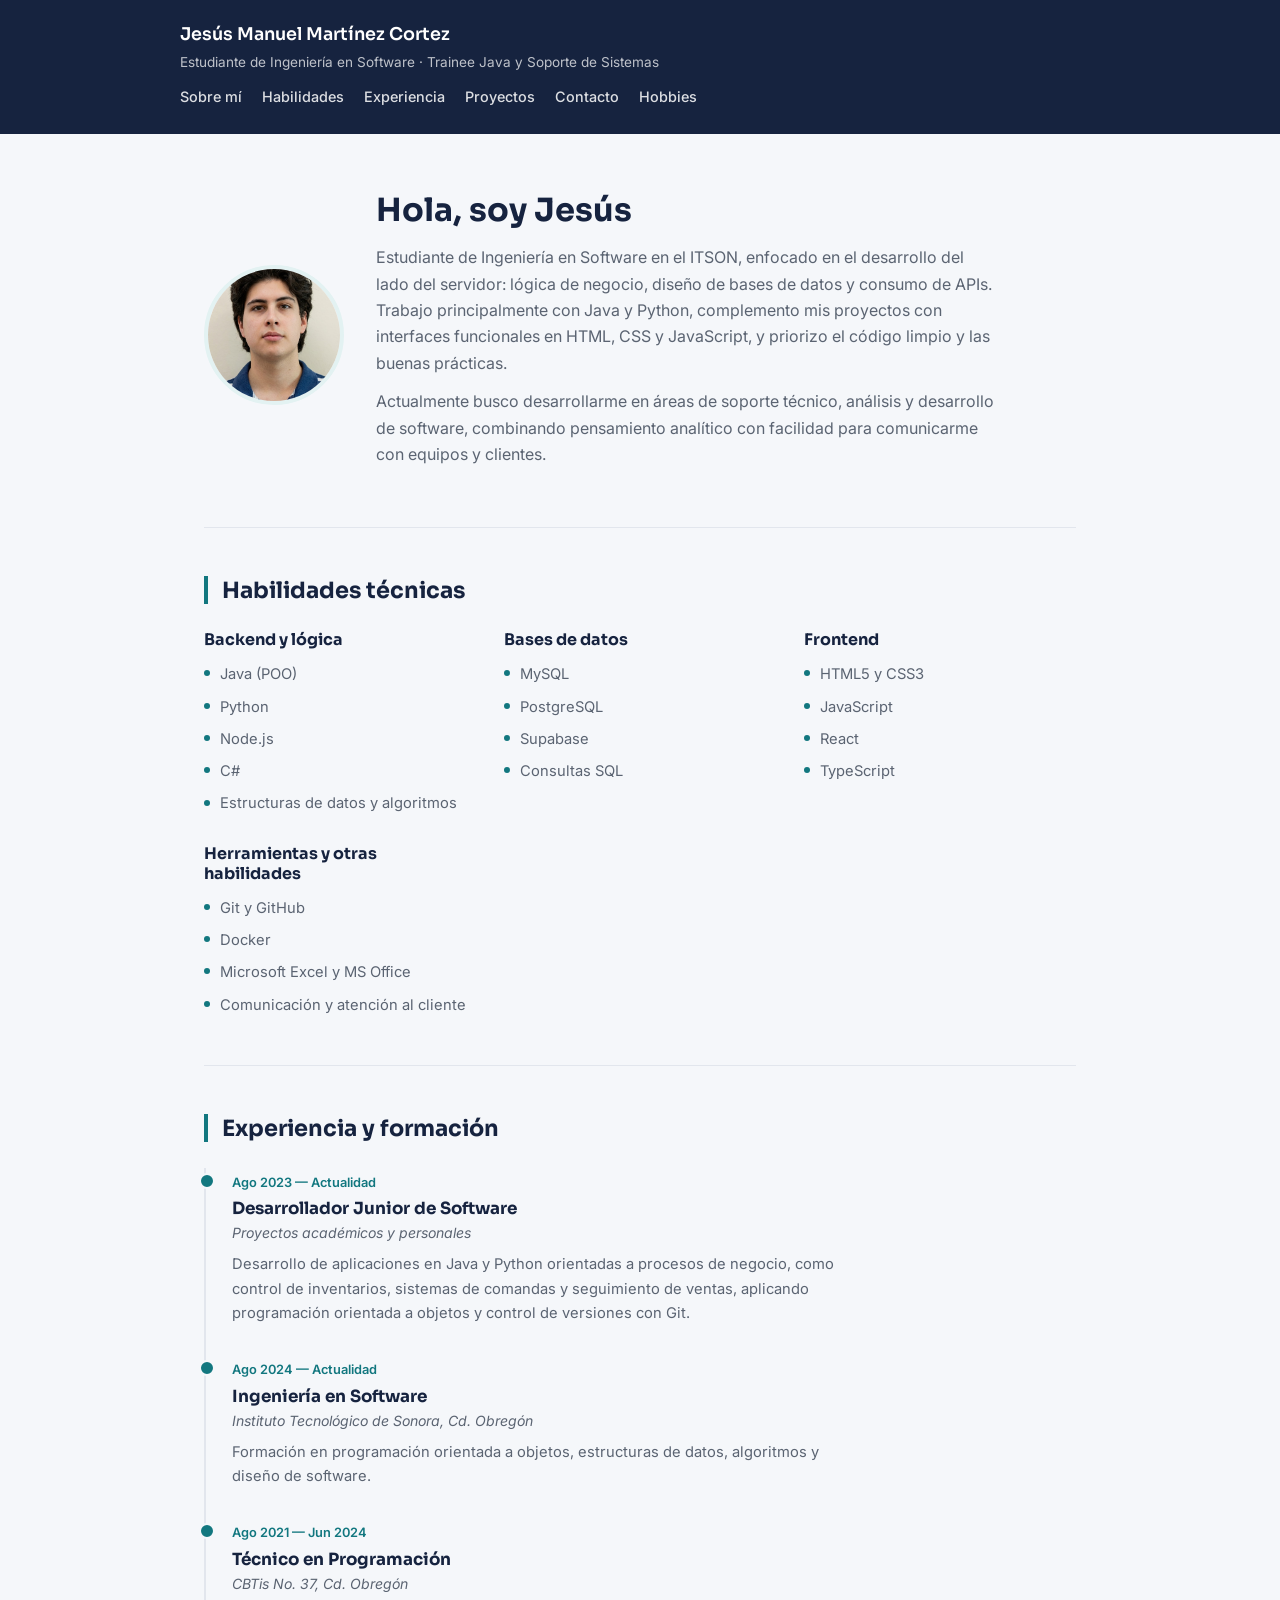
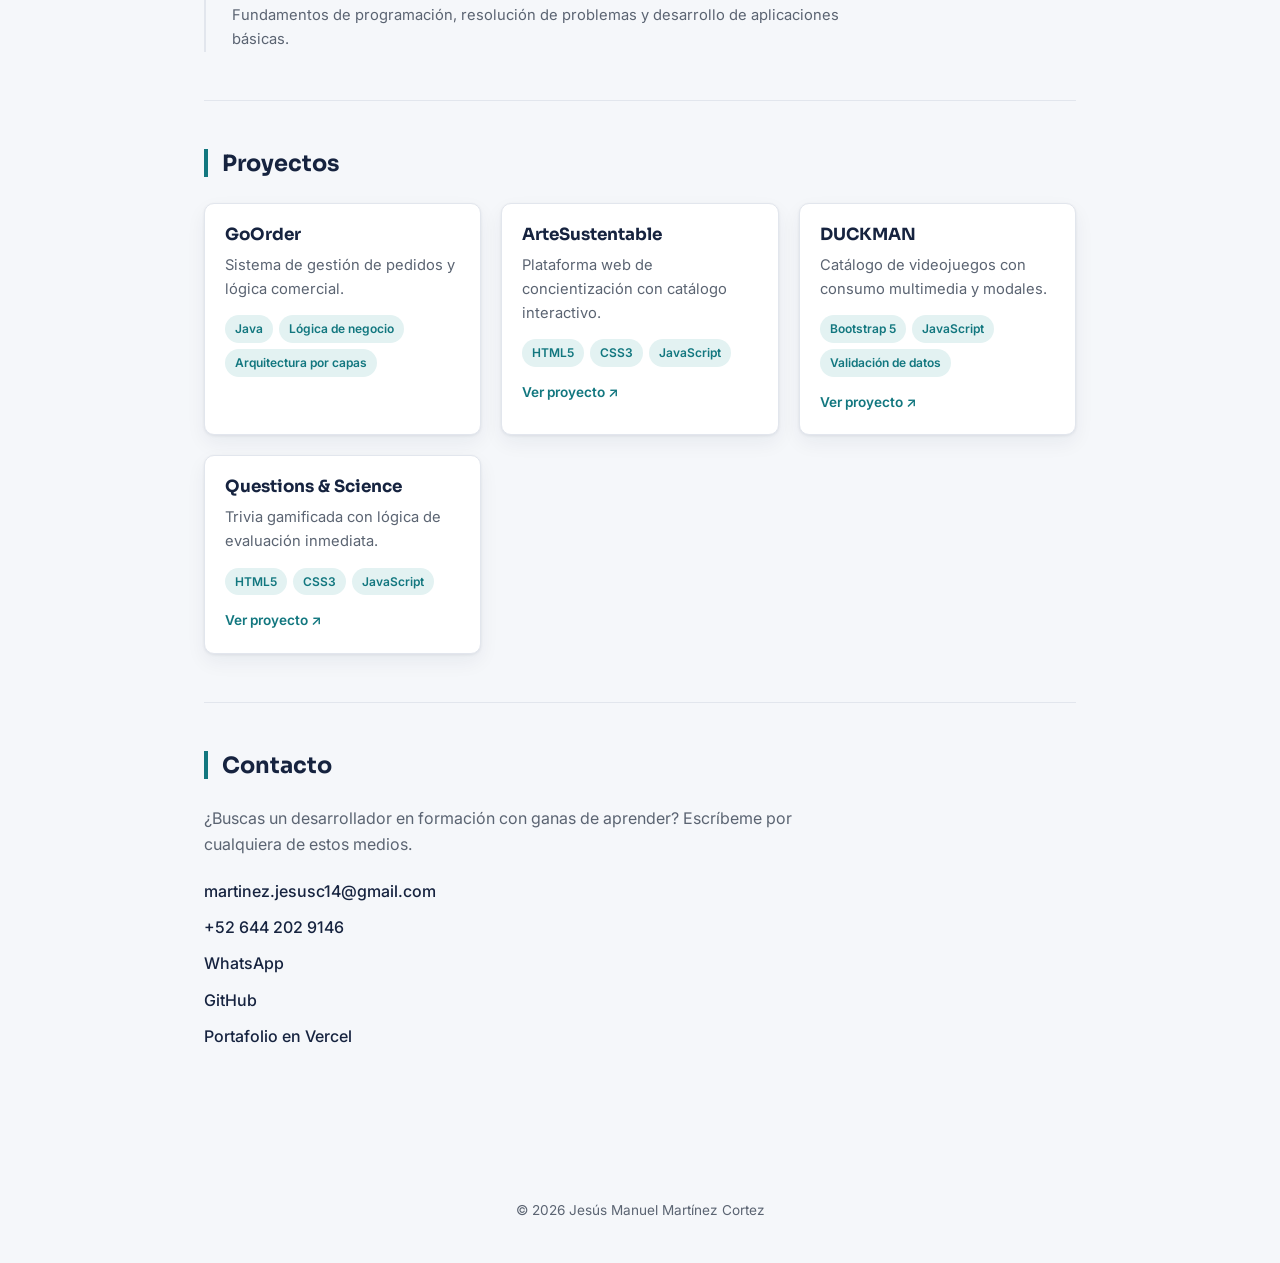
<file: target/classes/static/index.html>
<!doctype html>
<html lang="es">
<head>
    <meta charset="UTF-8">
    <meta name="viewport" content="width=device-width, initial-scale=1.0">
    <meta name="description" content="Portafolio profesional de Jesús Manuel Martínez Cortez, estudiante de Ingeniería en Software enfocado en desarrollo backend con Java.">
    <meta name="author" content="Jesus Manuel Martinez Cortez">
    <link rel="preconnect" href="https://fonts.googleapis.com">
    <link rel="preconnect" href="https://fonts.gstatic.com" crossorigin>
    <link href="https://fonts.googleapis.com/css2?family=Sora:wght@500;600;700&family=Inter:wght@400;500;600&display=swap" rel="stylesheet">
    <link rel="stylesheet" href="CSS/styles.css">
    <title>Jesús Martínez — Portafolio</title>
</head>
<body>

<header class="site-header">
    <div class="header-inner">
        <div class="marca">
            <p class="marca-nombre">Jesús Manuel Martínez Cortez</p>
            <p class="marca-rol">Estudiante de Ingeniería en Software · Trainee Java y Soporte de Sistemas</p>
        </div>
        <nav class="nav-principal">
            <a href="#sobre-mi">Sobre mí</a>
            <a href="#habilidades">Habilidades</a>
            <a href="#experiencia">Experiencia</a>
            <a href="#proyectos">Proyectos</a>
            <a href="#contacto">Contacto</a>
            <a href="hobbies.html">Hobbies</a>
        </nav>
    </div>
</header>

<main>
    <section id="sobre-mi" class="hero">
        <img src="yo.jpeg" alt="Foto de perfil de Jesús Martínez" class="foto-perfil" width="140" height="140">
        <div class="hero-texto">
            <h1>Hola, soy Jesús</h1>
            <p>
                Estudiante de Ingeniería en Software en el ITSON, enfocado en el desarrollo del lado del servidor:
                lógica de negocio, diseño de bases de datos y consumo de APIs. Trabajo principalmente con Java y
                Python, complemento mis proyectos con interfaces funcionales en HTML, CSS y JavaScript, y priorizo
                el código limpio y las buenas prácticas.
            </p>
            <p>
                Actualmente busco desarrollarme en áreas de soporte técnico, análisis y desarrollo de software,
                combinando pensamiento analítico con facilidad para comunicarme con equipos y clientes.
            </p>
        </div>
    </section>

    <section id="habilidades">
        <h2>Habilidades técnicas</h2>
        <div class="skills-grid">
            <div class="skill-grupo">
                <h3>Backend y lógica</h3>
                <ul>
                    <li>Java (POO)</li>
                    <li>Python</li>
                    <li>Node.js</li>
                    <li>C#</li>
                    <li>Estructuras de datos y algoritmos</li>
                </ul>
            </div>
            <div class="skill-grupo">
                <h3>Bases de datos</h3>
                <ul>
                    <li>MySQL</li>
                    <li>PostgreSQL</li>
                    <li>Supabase</li>
                    <li>Consultas SQL</li>
                </ul>
            </div>
            <div class="skill-grupo">
                <h3>Frontend</h3>
                <ul>
                    <li>HTML5 y CSS3</li>
                    <li>JavaScript</li>
                    <li>React</li>
                    <li>TypeScript</li>
                </ul>
            </div>
            <div class="skill-grupo">
                <h3>Herramientas y otras habilidades</h3>
                <ul>
                    <li>Git y GitHub</li>
                    <li>Docker</li>
                    <li>Microsoft Excel y MS Office</li>
                    <li>Comunicación y atención al cliente</li>
                </ul>
            </div>
        </div>
    </section>

    <section id="experiencia">
        <h2>Experiencia y formación</h2>
        <ol class="linea-tiempo">
            <li>
                <span class="periodo">Ago 2023 — Actualidad</span>
                <h3>Desarrollador Junior de Software</h3>
                <p class="lugar">Proyectos académicos y personales</p>
                <p>Desarrollo de aplicaciones en Java y Python orientadas a procesos de negocio, como control de
                    inventarios, sistemas de comandas y seguimiento de ventas, aplicando programación orientada a
                    objetos y control de versiones con Git.</p>
            </li>
            <li>
                <span class="periodo">Ago 2024 — Actualidad</span>
                <h3>Ingeniería en Software</h3>
                <p class="lugar">Instituto Tecnológico de Sonora, Cd. Obregón</p>
                <p>Formación en programación orientada a objetos, estructuras de datos, algoritmos y diseño de
                    software.</p>
            </li>
            <li>
                <span class="periodo">Ago 2021 — Jun 2024</span>
                <h3>Técnico en Programación</h3>
                <p class="lugar">CBTis No. 37, Cd. Obregón</p>
                <p>Fundamentos de programación, resolución de problemas y desarrollo de aplicaciones básicas.</p>
            </li>
        </ol>
    </section>

    <section id="proyectos">
        <h2>Proyectos</h2>
        <div class="proyectos-grid">
            <article class="proyecto-card">
                <h3>GoOrder</h3>
                <p>Sistema de gestión de pedidos y lógica comercial.</p>
                <ul class="tags">
                    <li>Java</li>
                    <li>Lógica de negocio</li>
                    <li>Arquitectura por capas</li>
                </ul>
            </article>
            <a class="proyecto-card" href="https://artesustentable.netlify.app/" target="_blank" rel="noopener">
                <h3>ArteSustentable</h3>
                <p>Plataforma web de concientización con catálogo interactivo.</p>
                <ul class="tags">
                    <li>HTML5</li>
                    <li>CSS3</li>
                    <li>JavaScript</li>
                </ul>
                <span class="ver-proyecto">Ver proyecto ↗</span>
            </a>
            <a class="proyecto-card" href="https://duckmangames.netlify.app/" target="_blank" rel="noopener">
                <h3>DUCKMAN</h3>
                <p>Catálogo de videojuegos con consumo multimedia y modales.</p>
                <ul class="tags">
                    <li>Bootstrap 5</li>
                    <li>JavaScript</li>
                    <li>Validación de datos</li>
                </ul>
                <span class="ver-proyecto">Ver proyecto ↗</span>
            </a>
            <a class="proyecto-card" href="https://questionandscience.netlify.app/" target="_blank" rel="noopener">
                <h3>Questions &amp; Science</h3>
                <p>Trivia gamificada con lógica de evaluación inmediata.</p>
                <ul class="tags">
                    <li>HTML5</li>
                    <li>CSS3</li>
                    <li>JavaScript</li>
                </ul>
                <span class="ver-proyecto">Ver proyecto ↗</span>
            </a>
        </div>
    </section>

    <section id="contacto">
        <h2>Contacto</h2>
        <p>¿Buscas un desarrollador en formación con ganas de aprender? Escríbeme por cualquiera de estos medios.</p>
        <ul class="contacto-lista">
            <li><a href="mailto:martinez.jesusc14@gmail.com">martinez.jesusc14@gmail.com</a></li>
            <li><a href="tel:6442029146">+52 644 202 9146</a></li>
            <li><a href="https://wa.me/6442029146?text=Hola,%20vi%20tu%20portafolio" target="_blank" rel="noopener">WhatsApp</a></li>
            <li><a href="https://github.com/JesusMartinez262714" target="_blank" rel="noopener">GitHub</a></li>
            <li><a href="https://portfolio-jesusmartinez.vercel.app" target="_blank" rel="noopener">Portafolio en Vercel</a></li>
        </ul>
    </section>
</main>

<footer>
    <p>&copy; 2026 Jesús Manuel Martínez Cortez</p>
</footer>
</body>
</html>
</file>
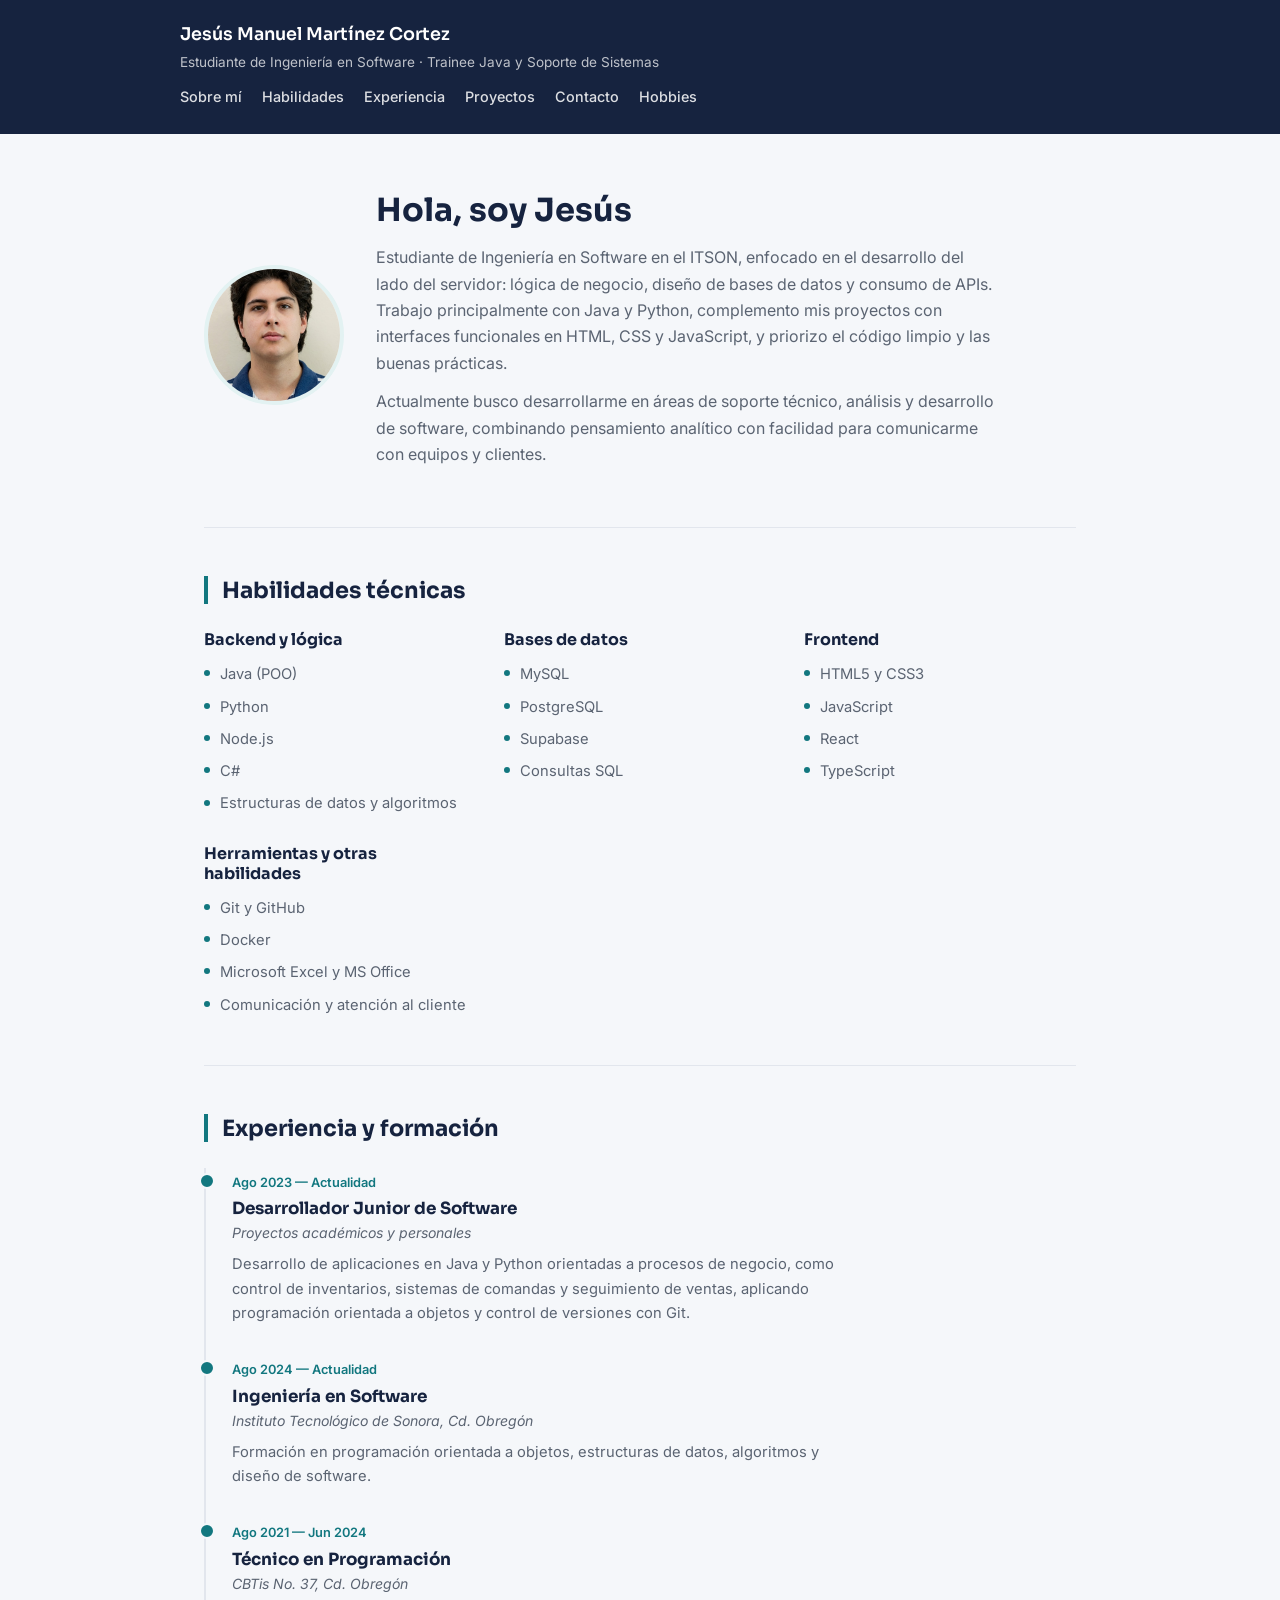
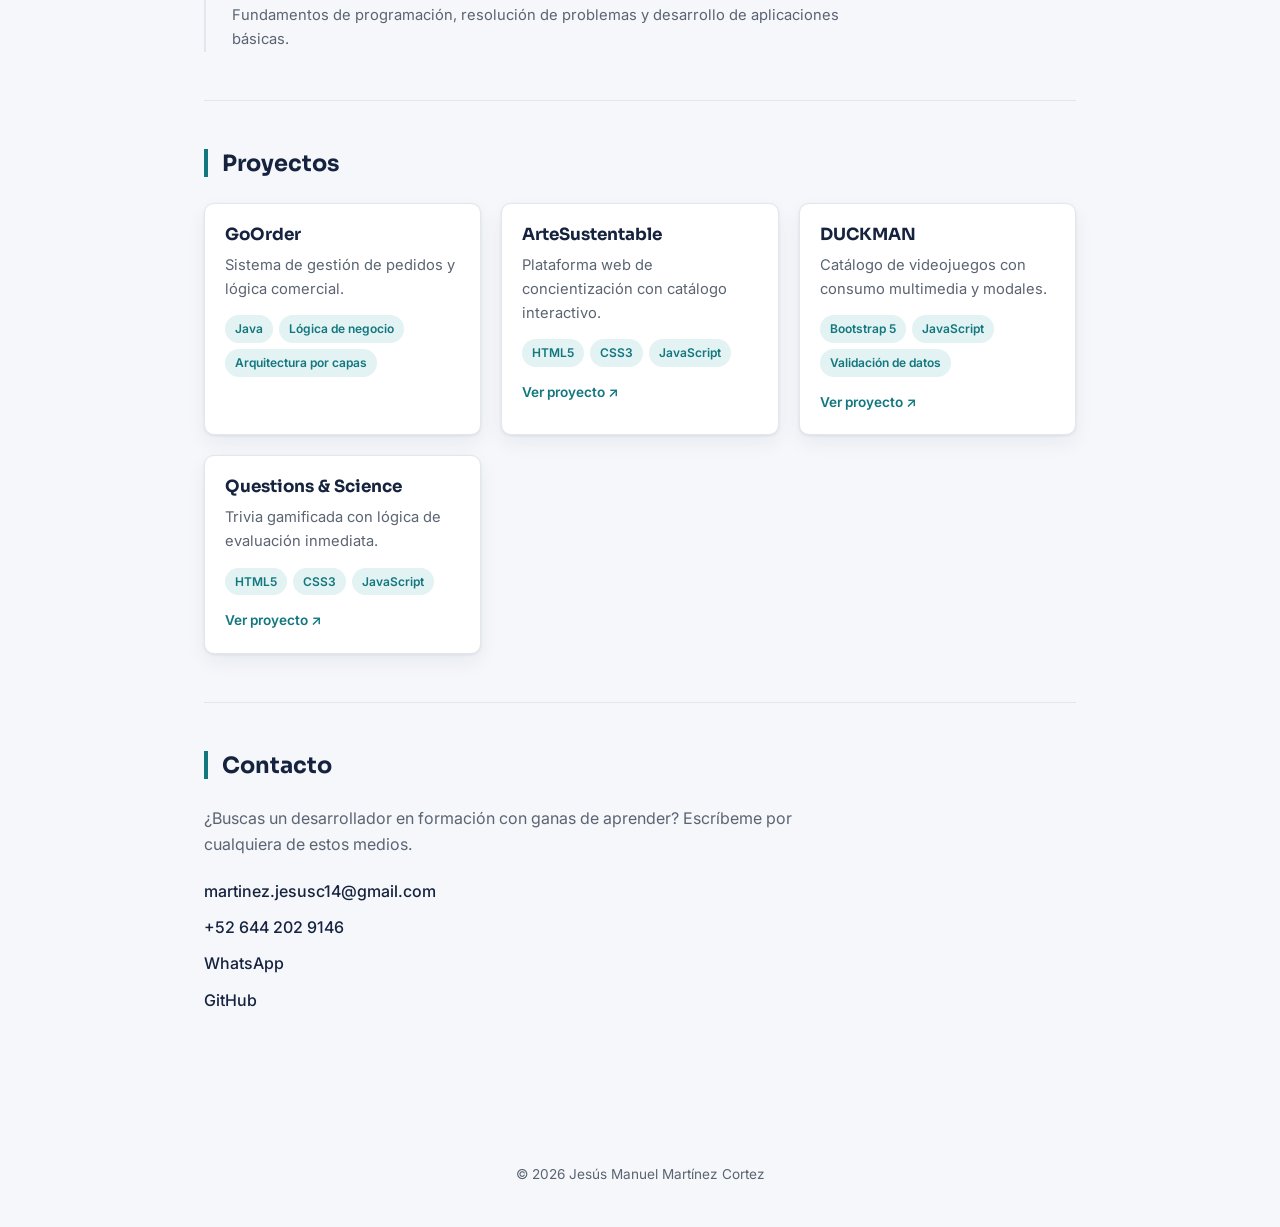
<file: src/main/resources/static/index.html>
<!doctype html>
<html lang="es">
<head>
    <meta charset="UTF-8">
    <meta name="viewport" content="width=device-width, initial-scale=1.0">
    <meta name="description" content="Portafolio profesional de Jesús Manuel Martínez Cortez, estudiante de Ingeniería en Software enfocado en desarrollo backend con Java.">
    <meta name="author" content="Jesus Manuel Martinez Cortez">
    <link rel="preconnect" href="https://fonts.googleapis.com">
    <link rel="preconnect" href="https://fonts.gstatic.com" crossorigin>
    <link href="https://fonts.googleapis.com/css2?family=Sora:wght@500;600;700&family=Inter:wght@400;500;600&display=swap" rel="stylesheet">
    <link rel="stylesheet" href="CSS/styles.css">
    <title>Jesús Martínez — Portafolio</title>
</head>
<body>

<header class="site-header">
    <div class="header-inner">
        <div class="marca">
            <p class="marca-nombre">Jesús Manuel Martínez Cortez</p>
            <p class="marca-rol">Estudiante de Ingeniería en Software · Trainee Java y Soporte de Sistemas</p>
        </div>
        <nav class="nav-principal">
            <a href="#sobre-mi">Sobre mí</a>
            <a href="#habilidades">Habilidades</a>
            <a href="#experiencia">Experiencia</a>
            <a href="#proyectos">Proyectos</a>
            <a href="#contacto">Contacto</a>
            <a href="hobbies.html">Hobbies</a>
        </nav>
    </div>
</header>

<main>
    <section id="sobre-mi" class="hero">
        <img src="yo.jpeg" alt="Foto de perfil de Jesús Martínez" class="foto-perfil" width="140" height="140">
        <div class="hero-texto">
            <h1>Hola, soy Jesús</h1>
            <p>
                Estudiante de Ingeniería en Software en el ITSON, enfocado en el desarrollo del lado del servidor:
                lógica de negocio, diseño de bases de datos y consumo de APIs. Trabajo principalmente con Java y
                Python, complemento mis proyectos con interfaces funcionales en HTML, CSS y JavaScript, y priorizo
                el código limpio y las buenas prácticas.
            </p>
            <p>
                Actualmente busco desarrollarme en áreas de soporte técnico, análisis y desarrollo de software,
                combinando pensamiento analítico con facilidad para comunicarme con equipos y clientes.
            </p>
        </div>
    </section>

    <section id="habilidades">
        <h2>Habilidades técnicas</h2>
        <div class="skills-grid">
            <div class="skill-grupo">
                <h3>Backend y lógica</h3>
                <ul>
                    <li>Java (POO)</li>
                    <li>Python</li>
                    <li>Node.js</li>
                    <li>C#</li>
                    <li>Estructuras de datos y algoritmos</li>
                </ul>
            </div>
            <div class="skill-grupo">
                <h3>Bases de datos</h3>
                <ul>
                    <li>MySQL</li>
                    <li>PostgreSQL</li>
                    <li>Supabase</li>
                    <li>Consultas SQL</li>
                </ul>
            </div>
            <div class="skill-grupo">
                <h3>Frontend</h3>
                <ul>
                    <li>HTML5 y CSS3</li>
                    <li>JavaScript</li>
                    <li>React</li>
                    <li>TypeScript</li>
                </ul>
            </div>
            <div class="skill-grupo">
                <h3>Herramientas y otras habilidades</h3>
                <ul>
                    <li>Git y GitHub</li>
                    <li>Docker</li>
                    <li>Microsoft Excel y MS Office</li>
                    <li>Comunicación y atención al cliente</li>
                </ul>
            </div>
        </div>
    </section>

    <section id="experiencia">
        <h2>Experiencia y formación</h2>
        <ol class="linea-tiempo">
            <li>
                <span class="periodo">Ago 2023 — Actualidad</span>
                <h3>Desarrollador Junior de Software</h3>
                <p class="lugar">Proyectos académicos y personales</p>
                <p>Desarrollo de aplicaciones en Java y Python orientadas a procesos de negocio, como control de
                    inventarios, sistemas de comandas y seguimiento de ventas, aplicando programación orientada a
                    objetos y control de versiones con Git.</p>
            </li>
            <li>
                <span class="periodo">Ago 2024 — Actualidad</span>
                <h3>Ingeniería en Software</h3>
                <p class="lugar">Instituto Tecnológico de Sonora, Cd. Obregón</p>
                <p>Formación en programación orientada a objetos, estructuras de datos, algoritmos y diseño de
                    software.</p>
            </li>
            <li>
                <span class="periodo">Ago 2021 — Jun 2024</span>
                <h3>Técnico en Programación</h3>
                <p class="lugar">CBTis No. 37, Cd. Obregón</p>
                <p>Fundamentos de programación, resolución de problemas y desarrollo de aplicaciones básicas.</p>
            </li>
        </ol>
    </section>

    <section id="proyectos">
        <h2>Proyectos</h2>
        <div class="proyectos-grid">
            <article class="proyecto-card">
                <h3>GoOrder</h3>
                <p>Sistema de gestión de pedidos y lógica comercial.</p>
                <ul class="tags">
                    <li>Java</li>
                    <li>Lógica de negocio</li>
                    <li>Arquitectura por capas</li>
                </ul>
            </article>
            <a class="proyecto-card" href="https://artesustentable.netlify.app/login.html" target="_blank" rel="noopener">
                <h3>ArteSustentable</h3>
                <p>Plataforma web de concientización con catálogo interactivo.</p>
                <ul class="tags">
                    <li>HTML5</li>
                    <li>CSS3</li>
                    <li>JavaScript</li>
                </ul>
                <span class="ver-proyecto">Ver proyecto ↗</span>
            </a>
            <a class="proyecto-card" href="https://duckmangames.netlify.app/" target="_blank" rel="noopener">
                <h3>DUCKMAN</h3>
                <p>Catálogo de videojuegos con consumo multimedia y modales.</p>
                <ul class="tags">
                    <li>Bootstrap 5</li>
                    <li>JavaScript</li>
                    <li>Validación de datos</li>
                </ul>
                <span class="ver-proyecto">Ver proyecto ↗</span>
            </a>
            <a class="proyecto-card" href="https://questionandscience.netlify.app/" target="_blank" rel="noopener">
                <h3>Questions &amp; Science</h3>
                <p>Trivia gamificada con lógica de evaluación inmediata.</p>
                <ul class="tags">
                    <li>HTML5</li>
                    <li>CSS3</li>
                    <li>JavaScript</li>
                </ul>
                <span class="ver-proyecto">Ver proyecto ↗</span>
            </a>
        </div>
    </section>

    <section id="contacto">
        <h2>Contacto</h2>
        <p>¿Buscas un desarrollador en formación con ganas de aprender? Escríbeme por cualquiera de estos medios.</p>
        <ul class="contacto-lista">
            <li><a href="mailto:martinez.jesusc14@gmail.com">martinez.jesusc14@gmail.com</a></li>
            <li><a href="tel:6442029146">+52 644 202 9146</a></li>
            <li><a href="https://wa.me/6442029146?text=Hola,%20vi%20tu%20portafolio" target="_blank" rel="noopener">WhatsApp</a></li>
            <li><a href="https://github.com/JesusMartinez262714" target="_blank" rel="noopener">GitHub</a></li>
   
        </ul>
    </section>
</main>

<footer>
    <p>&copy; 2026 Jesús Manuel Martínez Cortez</p>
</footer>
</body>
</html>
</file>
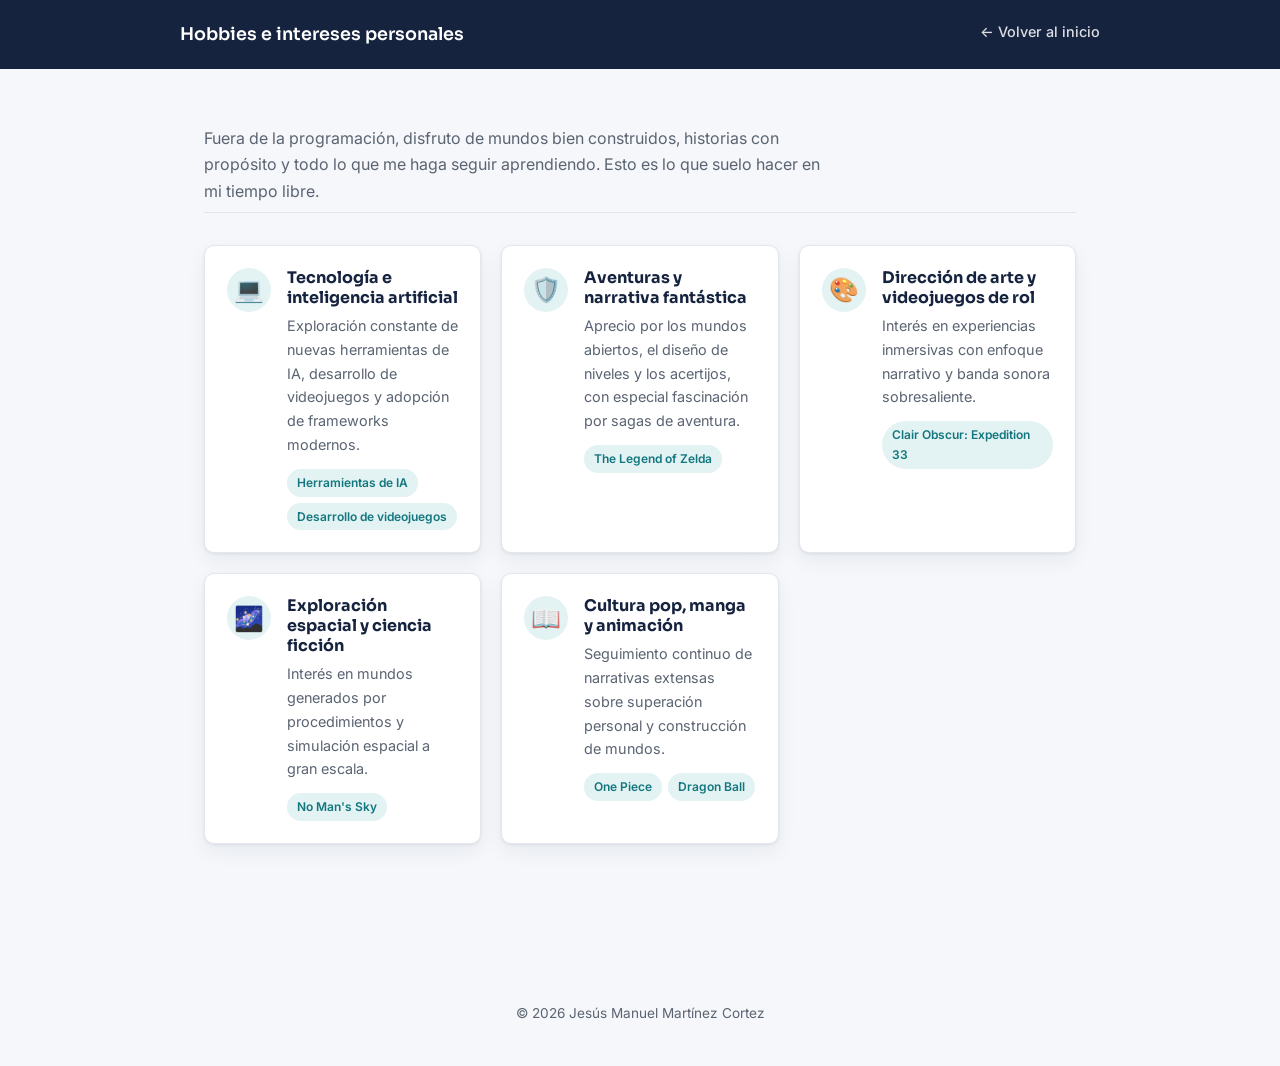
<file: target/classes/static/hobbies.html>
<!doctype html>
<html lang="es">
<head>
    <meta charset="UTF-8">
    <meta name="viewport" content="width=device-width, initial-scale=1.0">
    <link rel="preconnect" href="https://fonts.googleapis.com">
    <link rel="preconnect" href="https://fonts.gstatic.com" crossorigin>
    <link href="https://fonts.googleapis.com/css2?family=Sora:wght@500;600;700&family=Inter:wght@400;500;600&display=swap" rel="stylesheet">
    <link rel="stylesheet" href="CSS/styles.css">
    <title>Mis hobbies — Jesús Martínez</title>
</head>
<body>
<header class="site-header">
    <div class="header-inner">
        <div class="marca">
            <p class="marca-nombre">Hobbies e intereses personales</p>
        </div>
        <nav class="nav-principal">
            <a href="index.html">← Volver al inicio</a>
        </nav>
    </div>
</header>

<main>
    <section class="hobbies-intro">
        <p>
            Fuera de la programación, disfruto de mundos bien construidos, historias con propósito y todo lo que me
            haga seguir aprendiendo. Esto es lo que suelo hacer en mi tiempo libre.
        </p>
    </section>

    <section class="hobbies-grid">
        <div class="hobby-card">
            <div class="icono">💻</div>
            <div class="hobby-contenido">
                <h3>Tecnología e inteligencia artificial</h3>
                <p>Exploración constante de nuevas herramientas de IA, desarrollo de videojuegos y adopción de frameworks modernos.</p>
                <ul class="tags">
                    <li>Herramientas de IA</li>
                    <li>Desarrollo de videojuegos</li>
                </ul>
            </div>
        </div>

        <div class="hobby-card">
            <div class="icono">🛡️</div>
            <div class="hobby-contenido">
                <h3>Aventuras y narrativa fantástica</h3>
                <p>Aprecio por los mundos abiertos, el diseño de niveles y los acertijos, con especial fascinación por sagas de aventura.</p>
                <ul class="tags">
                    <li>The Legend of Zelda</li>
                </ul>
            </div>
        </div>

        <div class="hobby-card">
            <div class="icono">🎨</div>
            <div class="hobby-contenido">
                <h3>Dirección de arte y videojuegos de rol</h3>
                <p>Interés en experiencias inmersivas con enfoque narrativo y banda sonora sobresaliente.</p>
                <ul class="tags">
                    <li>Clair Obscur: Expedition 33</li>
                </ul>
            </div>
        </div>

        <div class="hobby-card">
            <div class="icono">🌌</div>
            <div class="hobby-contenido">
                <h3>Exploración espacial y ciencia ficción</h3>
                <p>Interés en mundos generados por procedimientos y simulación espacial a gran escala.</p>
                <ul class="tags">
                    <li>No Man's Sky</li>
                </ul>
            </div>
        </div>

        <div class="hobby-card">
            <div class="icono">📖</div>
            <div class="hobby-contenido">
                <h3>Cultura pop, manga y animación</h3>
                <p>Seguimiento continuo de narrativas extensas sobre superación personal y construcción de mundos.</p>
                <ul class="tags">
                    <li>One Piece</li>
                    <li>Dragon Ball</li>
                </ul>
            </div>
        </div>
    </section>
</main>

<footer>
    <p>&copy; 2026 Jesús Manuel Martínez Cortez</p>
</footer>
</body>
</html>
</file>
<file: target/classes/static/CSS/styles.css>
:root {
    --color-fondo: #F5F7FA;
    --color-superficie: #FFFFFF;
    --color-texto: #262B36;
    --color-texto-suave: #5B6472;
    --color-primario: #16233F;
    --color-acento: #12777F;
    --color-acento-suave: #E3F2F2;
    --borde: #E2E6ED;
    --radio: 10px;
    --sombra: 0 1px 3px rgba(22, 35, 63, 0.08), 0 8px 20px rgba(22, 35, 63, 0.06);
}

* {
    box-sizing: border-box;
}

body {
    font-family: 'Inter', system-ui, sans-serif;
    background-color: var(--color-fondo);
    color: var(--color-texto);
    margin: 0;
    line-height: 1.65;
}

h1, h2, h3 {
    font-family: 'Sora', system-ui, sans-serif;
    color: var(--color-primario);
    line-height: 1.25;
}

a {
    color: var(--color-acento);
}

a:focus-visible, button:focus-visible {
    outline: 2px solid var(--color-acento);
    outline-offset: 2px;
}

/* Header */

.site-header {
    background-color: var(--color-primario);
    padding: 20px 24px;
}

.header-inner {
    max-width: 920px;
    margin: 0 auto;
    display: flex;
    justify-content: space-between;
    align-items: center;
    flex-wrap: wrap;
    gap: 12px;
}

.marca-nombre {
    font-family: 'Sora', system-ui, sans-serif;
    font-weight: 600;
    font-size: 1.1rem;
    color: #ffffff;
    margin: 0;
}

.marca-rol {
    font-size: 0.85rem;
    color: rgba(255, 255, 255, 0.72);
    margin: 2px 0 0;
}

.nav-principal {
    display: flex;
    gap: 20px;
    flex-wrap: wrap;
}

.nav-principal a {
    color: rgba(255, 255, 255, 0.85);
    text-decoration: none;
    font-size: 0.9rem;
    font-weight: 500;
    padding-bottom: 3px;
    border-bottom: 2px solid transparent;
    transition: border-color 0.2s ease, color 0.2s ease;
}

.nav-principal a:hover,
.nav-principal a:focus-visible {
    color: #ffffff;
    border-color: var(--color-acento);
    outline: none;
}

/* Layout general */

main {
    max-width: 920px;
    margin: 0 auto;
    padding: 0 24px 60px;
}

section {
    padding: 48px 0;
    border-bottom: 1px solid var(--borde);
}

section:last-of-type {
    border-bottom: none;
}

h2 {
    font-size: 1.4rem;
    margin: 0 0 26px;
    padding-left: 14px;
    border-left: 4px solid var(--color-acento);
}

/* Hero */

.hero {
    display: flex;
    align-items: center;
    gap: 32px;
    padding-top: 56px;
}

.foto-perfil {
    border-radius: 50%;
    object-fit: cover;
    border: 4px solid var(--color-acento-suave);
    flex-shrink: 0;
}

.hero-texto h1 {
    font-size: 2rem;
    margin: 0 0 14px;
}

.hero-texto p {
    color: var(--color-texto-suave);
    margin: 0 0 12px;
    max-width: 62ch;
}

/* Habilidades */

.skills-grid {
    display: grid;
    grid-template-columns: repeat(auto-fit, minmax(200px, 1fr));
    gap: 28px;
}

.skill-grupo h3 {
    font-size: 1rem;
    margin: 0 0 12px;
}

.skill-grupo ul {
    list-style: none;
    margin: 0;
    padding: 0;
    display: flex;
    flex-direction: column;
    gap: 8px;
}

.skill-grupo li {
    font-size: 0.92rem;
    color: var(--color-texto-suave);
    padding-left: 16px;
    position: relative;
}

.skill-grupo li::before {
    content: '';
    position: absolute;
    left: 0;
    top: 0.55em;
    width: 6px;
    height: 6px;
    border-radius: 50%;
    background-color: var(--color-acento);
}

/* Experiencia / línea de tiempo */

.linea-tiempo {
    list-style: none;
    margin: 0;
    padding: 0;
    border-left: 2px solid var(--borde);
    display: flex;
    flex-direction: column;
    gap: 30px;
}

.linea-tiempo li {
    position: relative;
    padding-left: 26px;
}

.linea-tiempo li::before {
    content: '';
    position: absolute;
    left: -7px;
    top: 5px;
    width: 12px;
    height: 12px;
    border-radius: 50%;
    background-color: var(--color-acento);
    border: 2px solid var(--color-fondo);
}

.periodo {
    font-size: 0.8rem;
    color: var(--color-acento);
    font-weight: 600;
}

.linea-tiempo h3 {
    margin: 4px 0 2px;
    font-size: 1.05rem;
}

.lugar {
    margin: 0 0 8px;
    font-size: 0.88rem;
    color: var(--color-texto-suave);
    font-style: italic;
}

.linea-tiempo p:not(.lugar) {
    margin: 0;
    color: var(--color-texto-suave);
    font-size: 0.92rem;
    max-width: 68ch;
}

/* Proyectos */

.proyectos-grid {
    display: grid;
    grid-template-columns: repeat(auto-fit, minmax(220px, 1fr));
    gap: 20px;
}

.proyecto-card {
    background-color: var(--color-superficie);
    border: 1px solid var(--borde);
    border-radius: var(--radio);
    padding: 20px;
    box-shadow: var(--sombra);
    transition: transform 0.2s ease, box-shadow 0.2s ease;
    display: block;
    text-decoration: none;
    color: inherit;
}

.proyecto-card:hover {
    transform: translateY(-3px);
    box-shadow: 0 12px 26px rgba(22, 35, 63, 0.12);
}

.proyecto-card h3 {
    margin: 0 0 8px;
    font-size: 1.05rem;
}

.proyecto-card p {
    margin: 0 0 14px;
    color: var(--color-texto-suave);
    font-size: 0.92rem;
}

.ver-proyecto {
    display: inline-block;
    margin-top: 14px;
    font-size: 0.85rem;
    font-weight: 600;
    color: var(--color-acento);
}

.tags {
    list-style: none;
    margin: 0;
    padding: 0;
    display: flex;
    flex-wrap: wrap;
    gap: 6px;
}

.tags li {
    font-size: 0.75rem;
    background-color: var(--color-acento-suave);
    color: var(--color-acento);
    padding: 4px 10px;
    border-radius: 999px;
    font-weight: 600;
}

/* Contacto */

#contacto p {
    color: var(--color-texto-suave);
    max-width: 60ch;
}

.contacto-lista {
    list-style: none;
    margin: 20px 0 0;
    padding: 0;
    display: flex;
    flex-direction: column;
    gap: 10px;
}

.contacto-lista a {
    color: var(--color-primario);
    text-decoration: none;
    font-weight: 500;
}

.contacto-lista a:hover {
    color: var(--color-acento);
}

/* Hobbies */

.hobbies-intro {
    padding: 56px 0 8px;
}

.hobbies-intro h1 {
    font-size: 1.9rem;
    margin: 0 0 12px;
}

.hobbies-intro p {
    color: var(--color-texto-suave);
    max-width: 62ch;
    margin: 0;
}

.hobbies-grid {
    display: grid;
    grid-template-columns: repeat(auto-fit, minmax(260px, 1fr));
    gap: 20px;
    padding: 32px 0 56px;
}

.hobby-card {
    background-color: var(--color-superficie);
    border: 1px solid var(--borde);
    border-radius: var(--radio);
    padding: 22px;
    box-shadow: var(--sombra);
    display: flex;
    align-items: flex-start;
    gap: 16px;
    transition: transform 0.2s ease, box-shadow 0.2s ease;
}

.hobby-card:hover {
    transform: translateY(-3px);
    box-shadow: 0 12px 26px rgba(22, 35, 63, 0.12);
}

.hobby-card .icono {
    font-size: 1.5rem;
    flex-shrink: 0;
    width: 44px;
    height: 44px;
    border-radius: 50%;
    background-color: var(--color-acento-suave);
    display: flex;
    align-items: center;
    justify-content: center;
}

.hobby-contenido h3 {
    margin: 0 0 6px;
    font-size: 1rem;
}

.hobby-contenido p {
    margin: 0 0 12px;
    color: var(--color-texto-suave);
    font-size: 0.9rem;
}

.hobby-contenido .tags {
    margin: 0;
}

/* Footer */

footer {
    text-align: center;
    padding: 28px 24px;
    color: var(--color-texto-suave);
    font-size: 0.85rem;
}

/* Responsivo */

@media (max-width: 640px) {
    .hero {
        flex-direction: column;
        text-align: center;
        padding-top: 36px;
    }

    .header-inner {
        flex-direction: column;
        align-items: flex-start;
    }

    section {
        padding: 36px 0;
    }
}
</file>
<file: src/main/resources/static/CSS/styles.css>
:root {
    --color-fondo: #F5F7FA;
    --color-superficie: #FFFFFF;
    --color-texto: #262B36;
    --color-texto-suave: #5B6472;
    --color-primario: #16233F;
    --color-acento: #12777F;
    --color-acento-suave: #E3F2F2;
    --borde: #E2E6ED;
    --radio: 10px;
    --sombra: 0 1px 3px rgba(22, 35, 63, 0.08), 0 8px 20px rgba(22, 35, 63, 0.06);
}

* {
    box-sizing: border-box;
}

body {
    font-family: 'Inter', system-ui, sans-serif;
    background-color: var(--color-fondo);
    color: var(--color-texto);
    margin: 0;
    line-height: 1.65;
}

h1, h2, h3 {
    font-family: 'Sora', system-ui, sans-serif;
    color: var(--color-primario);
    line-height: 1.25;
}

a {
    color: var(--color-acento);
}

a:focus-visible, button:focus-visible {
    outline: 2px solid var(--color-acento);
    outline-offset: 2px;
}


.site-header {
    background-color: var(--color-primario);
    padding: 20px 24px;
}

.header-inner {
    max-width: 920px;
    margin: 0 auto;
    display: flex;
    justify-content: space-between;
    align-items: center;
    flex-wrap: wrap;
    gap: 12px;
}

.marca-nombre {
    font-family: 'Sora', system-ui, sans-serif;
    font-weight: 600;
    font-size: 1.1rem;
    color: #ffffff;
    margin: 0;
}

.marca-rol {
    font-size: 0.85rem;
    color: rgba(255, 255, 255, 0.72);
    margin: 2px 0 0;
}

.nav-principal {
    display: flex;
    gap: 20px;
    flex-wrap: wrap;
}

.nav-principal a {
    color: rgba(255, 255, 255, 0.85);
    text-decoration: none;
    font-size: 0.9rem;
    font-weight: 500;
    padding-bottom: 3px;
    border-bottom: 2px solid transparent;
    transition: border-color 0.2s ease, color 0.2s ease;
}

.nav-principal a:hover,
.nav-principal a:focus-visible {
    color: #ffffff;
    border-color: var(--color-acento);
    outline: none;
}


main {
    max-width: 920px;
    margin: 0 auto;
    padding: 0 24px 60px;
}

section {
    padding: 48px 0;
    border-bottom: 1px solid var(--borde);
}

section:last-of-type {
    border-bottom: none;
}

h2 {
    font-size: 1.4rem;
    margin: 0 0 26px;
    padding-left: 14px;
    border-left: 4px solid var(--color-acento);
}



.hero {
    display: flex;
    align-items: center;
    gap: 32px;
    padding-top: 56px;
}

.foto-perfil {
    border-radius: 50%;
    object-fit: cover;
    border: 4px solid var(--color-acento-suave);
    flex-shrink: 0;
}

.hero-texto h1 {
    font-size: 2rem;
    margin: 0 0 14px;
}

.hero-texto p {
    color: var(--color-texto-suave);
    margin: 0 0 12px;
    max-width: 62ch;
}



.skills-grid {
    display: grid;
    grid-template-columns: repeat(auto-fit, minmax(200px, 1fr));
    gap: 28px;
}

.skill-grupo h3 {
    font-size: 1rem;
    margin: 0 0 12px;
}

.skill-grupo ul {
    list-style: none;
    margin: 0;
    padding: 0;
    display: flex;
    flex-direction: column;
    gap: 8px;
}

.skill-grupo li {
    font-size: 0.92rem;
    color: var(--color-texto-suave);
    padding-left: 16px;
    position: relative;
}

.skill-grupo li::before {
    content: '';
    position: absolute;
    left: 0;
    top: 0.55em;
    width: 6px;
    height: 6px;
    border-radius: 50%;
    background-color: var(--color-acento);
}



.linea-tiempo {
    list-style: none;
    margin: 0;
    padding: 0;
    border-left: 2px solid var(--borde);
    display: flex;
    flex-direction: column;
    gap: 30px;
}

.linea-tiempo li {
    position: relative;
    padding-left: 26px;
}

.linea-tiempo li::before {
    content: '';
    position: absolute;
    left: -7px;
    top: 5px;
    width: 12px;
    height: 12px;
    border-radius: 50%;
    background-color: var(--color-acento);
    border: 2px solid var(--color-fondo);
}

.periodo {
    font-size: 0.8rem;
    color: var(--color-acento);
    font-weight: 600;
}

.linea-tiempo h3 {
    margin: 4px 0 2px;
    font-size: 1.05rem;
}

.lugar {
    margin: 0 0 8px;
    font-size: 0.88rem;
    color: var(--color-texto-suave);
    font-style: italic;
}

.linea-tiempo p:not(.lugar) {
    margin: 0;
    color: var(--color-texto-suave);
    font-size: 0.92rem;
    max-width: 68ch;
}



.proyectos-grid {
    display: grid;
    grid-template-columns: repeat(auto-fit, minmax(220px, 1fr));
    gap: 20px;
}

.proyecto-card {
    background-color: var(--color-superficie);
    border: 1px solid var(--borde);
    border-radius: var(--radio);
    padding: 20px;
    box-shadow: var(--sombra);
    transition: transform 0.2s ease, box-shadow 0.2s ease;
    display: block;
    text-decoration: none;
    color: inherit;
}

.proyecto-card:hover {
    transform: translateY(-3px);
    box-shadow: 0 12px 26px rgba(22, 35, 63, 0.12);
}

.proyecto-card h3 {
    margin: 0 0 8px;
    font-size: 1.05rem;
}

.proyecto-card p {
    margin: 0 0 14px;
    color: var(--color-texto-suave);
    font-size: 0.92rem;
}

.ver-proyecto {
    display: inline-block;
    margin-top: 14px;
    font-size: 0.85rem;
    font-weight: 600;
    color: var(--color-acento);
}

.tags {
    list-style: none;
    margin: 0;
    padding: 0;
    display: flex;
    flex-wrap: wrap;
    gap: 6px;
}

.tags li {
    font-size: 0.75rem;
    background-color: var(--color-acento-suave);
    color: var(--color-acento);
    padding: 4px 10px;
    border-radius: 999px;
    font-weight: 600;
}


#contacto p {
    color: var(--color-texto-suave);
    max-width: 60ch;
}

.contacto-lista {
    list-style: none;
    margin: 20px 0 0;
    padding: 0;
    display: flex;
    flex-direction: column;
    gap: 10px;
}

.contacto-lista a {
    color: var(--color-primario);
    text-decoration: none;
    font-weight: 500;
}

.contacto-lista a:hover {
    color: var(--color-acento);
}


.hobbies-intro {
    padding: 56px 0 8px;
}

.hobbies-intro h1 {
    font-size: 1.9rem;
    margin: 0 0 12px;
}

.hobbies-intro p {
    color: var(--color-texto-suave);
    max-width: 62ch;
    margin: 0;
}

.hobbies-grid {
    display: grid;
    grid-template-columns: repeat(auto-fit, minmax(260px, 1fr));
    gap: 20px;
    padding: 32px 0 56px;
}

.hobby-card {
    background-color: var(--color-superficie);
    border: 1px solid var(--borde);
    border-radius: var(--radio);
    padding: 22px;
    box-shadow: var(--sombra);
    display: flex;
    align-items: flex-start;
    gap: 16px;
    transition: transform 0.2s ease, box-shadow 0.2s ease;
}

.hobby-card:hover {
    transform: translateY(-3px);
    box-shadow: 0 12px 26px rgba(22, 35, 63, 0.12);
}

.hobby-card .icono {
    font-size: 1.5rem;
    flex-shrink: 0;
    width: 44px;
    height: 44px;
    border-radius: 50%;
    background-color: var(--color-acento-suave);
    display: flex;
    align-items: center;
    justify-content: center;
}

.hobby-contenido h3 {
    margin: 0 0 6px;
    font-size: 1rem;
}

.hobby-contenido p {
    margin: 0 0 12px;
    color: var(--color-texto-suave);
    font-size: 0.9rem;
}

.hobby-contenido .tags {
    margin: 0;
}



footer {
    text-align: center;
    padding: 28px 24px;
    color: var(--color-texto-suave);
    font-size: 0.85rem;
}



@media (max-width: 640px) {
    .hero {
        flex-direction: column;
        text-align: center;
        padding-top: 36px;
    }

    .header-inner {
        flex-direction: column;
        align-items: flex-start;
    }

    section {
        padding: 36px 0;
    }
}
</file>
